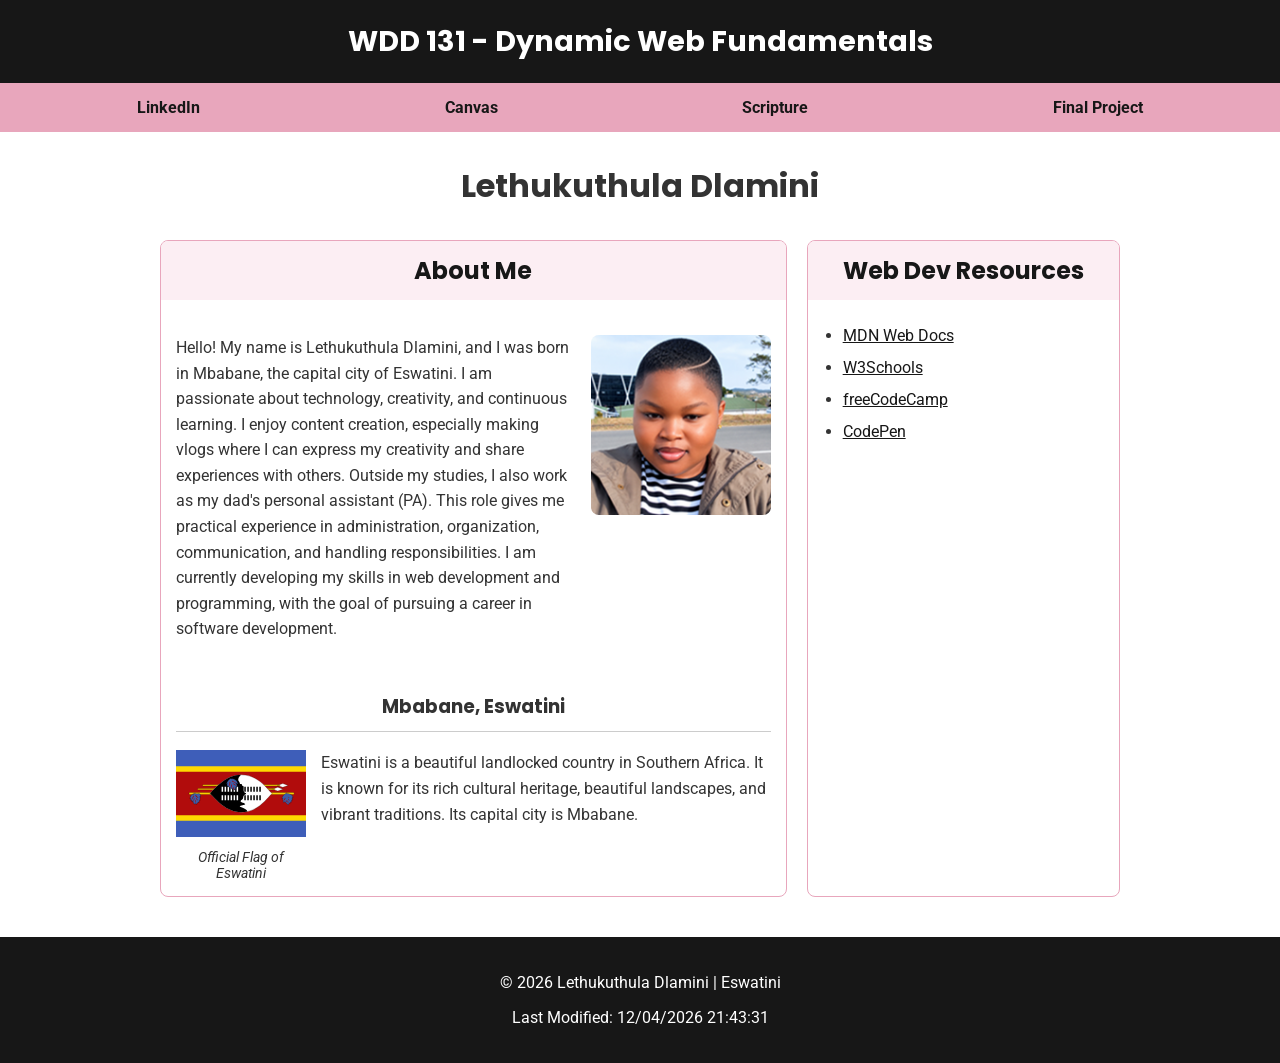
<file: index.html>
<!DOCTYPE html>
<html lang="en">

<head>
    <meta charset="UTF-8">
    <meta name="viewport" content="width=device-width, initial-scale=1.0">
    <meta name="description"
        content="WDD 131 personal homepage for Lethukuthula Dlamini, featuring personal information, Eswatini, and web development resources.">
    <meta name="author" content="Lethukuthula Dlamini">
    <title>WDD 131 - Dynamic Web Fundamentals - Lethukuthula Dlamini</title>
    <link rel="preconnect" href="https://fonts.googleapis.com">
    <link rel="preconnect" href="https://fonts.gstatic.com" crossorigin>
    <link
        href="https://fonts.googleapis.com/css2?family=Poppins:wght@400;500;600;700&family=Roboto:wght@400;500&display=swap"
        rel="stylesheet">
    <link rel="stylesheet" href="styles/base.css">
    <script src="scripts/getdates.js" defer></script>
</head>

<body>
    <header>
        <div class="course-banner">
            <span id="course-title">WDD 131 - Dynamic Web Fundamentals</span>
        </div>

        <nav>
            <a href="https://www.linkedin.com/">LinkedIn</a>
            <a href="https://byupw.instructure.com/">Canvas</a>
            <a href="https://www.churchofjesuschrist.org/study/scriptures">Scripture</a>
            <a href="#">Final Project</a>
        </nav>
    </header>

    <main>
        <h1 class="page-title">Lethukuthula Dlamini</h1>

        <div class="content-grid">

            <section class="card about-me">
                <h2>About Me</h2>

                <div class="about-content">
                    <div class="about-text">
                        <p>
                            Hello! My name is Lethukuthula Dlamini, and I was
                            born in Mbabane, the capital city of Eswatini.
                            I am passionate about technology, creativity,
                            and continuous learning. I enjoy content creation,
                            especially making vlogs where I can express my
                            creativity and share experiences with others.
                            Outside my studies, I also work as my dad's
                            personal assistant (PA). This role gives me
                            practical experience in administration,
                            organization, communication, and handling
                            responsibilities. I am currently developing
                            my skills in web development and programming,
                            with the goal of pursuing a career in software
                            development.
                        </p>

                    </div>

                    <img src="images/profile.png" alt="Photo of Lethukuthula Dlamini">
                </div>

                <div class="country-section">
                    <h3>Mbabane, Eswatini</h3>

                    <div class="country-content">
                        <figure>
                            <img src="images/eswatini-flag.svg" alt="Official flag of Eswatini">
                            <figcaption>Official Flag of Eswatini</figcaption>
                        </figure>

                        <p>
                            Eswatini is a beautiful landlocked country in Southern Africa.
                            It is known for its rich cultural heritage, beautiful landscapes,
                            and vibrant traditions. Its capital city is Mbabane.
                        </p>
                    </div>
                </div>
            </section>


            <section class="card web-resources">
                <h2>Web Dev Resources</h2>

                <ul>
                    <li><a href="https://developer.mozilla.org/">
                            MDN Web Docs</a></li>
                    <li><a href="https://www.w3schools.com/">
                            W3Schools</a></li>
                    <li><a href="https://www.freecodecamp.org/">
                            freeCodeCamp</a></li>
                    <li><a href="https://codepen.io/">
                            CodePen</a></li>
                </ul>
            </section>

        </div>
    </main>

    <footer>
        <p>
            &copy; <span id="currentyear"></span>
            Lethukuthula Dlamini | Eswatini
        </p>

        <p id="lastModified"></p>
    </footer>
</body>

</html>
</file>
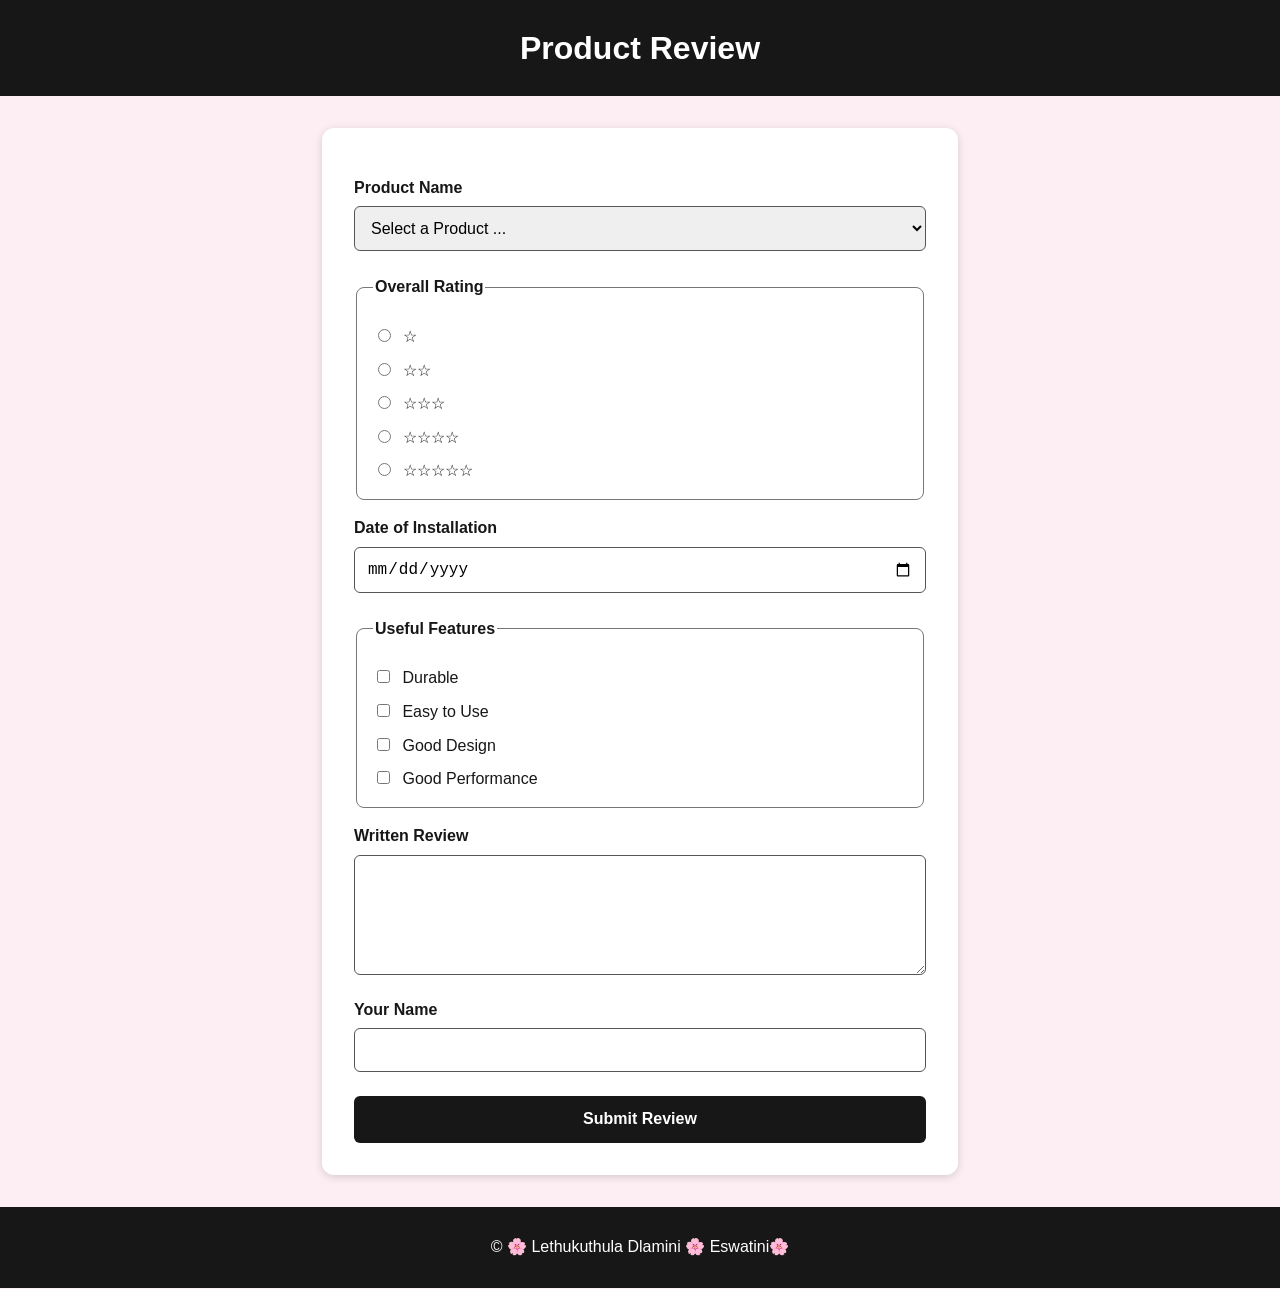
<file: form.html>
<!DOCTYPE html>
<html lang="en">

<head>
    <meta charset="UTF-8">
    <meta name="viewport" content="width=device-width, initial-scale=1.0">

    <meta name="description"
        content="Submit a product review by selecting a product, giving a rating, and sharing your experience with useful features and comments.">
    <meta name="author" content="Lethukuthula Dlamini">

    <title>Product Review Form | WDD131</title>

    <link rel="stylesheet" href="styles/form.css">
    <script src="scripts/form.js" defer></script>
</head>

<body>
    <header>
        <h1>Product Review</h1>
    </header>

    <main>
        <form method="get" action="review.html">

            <label for="product">Product Name</label>
            <select id="product" name="product" required>
                <option value="" disabled selected>Select a Product ...</option>
            </select>

            <fieldset>
                <legend>Overall Rating</legend>

                <label for="rating1">
                    <input type="radio" id="rating1" name="rating" value="1" required>
                    ☆
                </label>

                <label for="rating2">
                    <input type="radio" id="rating2" name="rating" value="2" required>
                    ☆☆
                </label>

                <label for="rating3">
                    <input type="radio" id="rating3" name="rating" value="3" required>
                    ☆☆☆
                </label>

                <label for="rating4">
                    <input type="radio" id="rating4" name="rating" value="4" required>
                    ☆☆☆☆
                </label>

                <label for="rating5">
                    <input type="radio" id="rating5" name="rating" value="5" required>
                    ☆☆☆☆☆
                </label>
            </fieldset>

            <label for="installDate">Date of Installation</label>
            <input type="date" id="installDate" name="installDate" required>

            <fieldset>
                <legend>Useful Features</legend>

                <label for="durable">
                    <input type="checkbox" id="durable" name="features" value="durable">
                    Durable
                </label>

                <label for="easy">
                    <input type="checkbox" id="easy" name="features" value="easy">
                    Easy to Use
                </label>

                <label for="design">
                    <input type="checkbox" id="design" name="features" value="design">
                    Good Design
                </label>

                <label for="performance">
                    <input type="checkbox" id="performance" name="features" value="performance">
                    Good Performance
                </label>
            </fieldset>

            <label for="review">Written Review</label>
            <textarea id="review" name="review"></textarea>

            <label for="username">Your Name</label>
            <input type="text" id="username" name="username">

            <input type="submit" value="Submit Review">

        </form>
    </main>

    <footer>
        <p>&copy; <span id="currentyear"></span> 🌸 Lethukuthula Dlamini 🌸 Eswatini🌸</p>
        <p id="lastModified"></p>
    </footer>
</body>

</html>
</file>
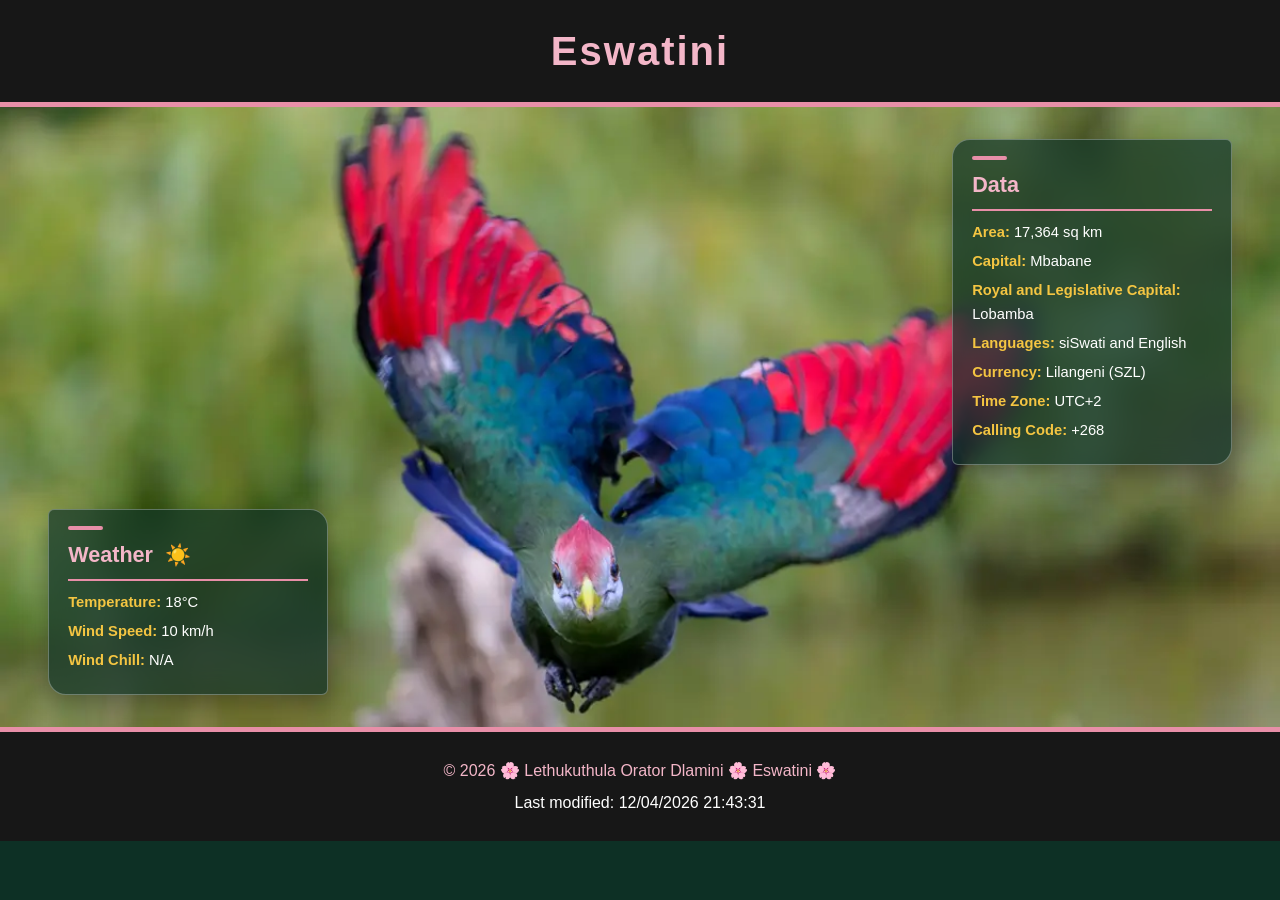
<file: place.html>
<!DOCTYPE html>
<html lang="en">

<head>
    <meta charset="UTF-8">
    <meta name="viewport" content="width=device-width, initial-scale=1.0">
    <meta name="description" content="Discover Eswatini, a beautiful country in Southern Africa.">
    <meta name="author" content="Lethukuthula Orator Dlamini">
    <title>Eswatini | Country Page</title>

    <link rel="stylesheet" href="css/place.css">
    <script src="scripts/place.js" defer></script>
</head>

<body>

    <header>
        <h1>Eswatini</h1>
    </header>

    <main>

        <section class="hero">
            <picture>
                <source media="(min-width: 700px)" srcset="images/eswatini-large.webp">
                <img src="images/eswatini-small.webp" alt="Purple-crested Turaco, Eswatini National Bird">
            </picture>
        </section>

        <section class="info">

            <div class="data">
                <h2>Data</h2>

                <p><strong>Area:</strong> 17,364 sq km</p>
                <p><strong>Capital:</strong> Mbabane</p>
                <p><strong>Royal and Legislative Capital:</strong> Lobamba</p>
                <p><strong>Languages:</strong> siSwati and English</p>
                <p><strong>Currency:</strong> Lilangeni (SZL)</p>
                <p><strong>Time Zone:</strong> UTC+2</p>
                <p><strong>Calling Code:</strong> +268</p>
            </div>

            <div class="weather">
                <h2>Weather</h2>

                <div class="weather-icon">
                    <img src="images/weather.svg" alt="Partly cloudy weather">
                </div>

                <p><strong>Temperature:</strong> 18°C</p>
                <p><strong>Wind Speed:</strong> 10 km/h</p>
                <p><strong>Wind Chill:</strong>
                    <span id="wind-chill"></span>
                </p>
            </div>

        </section>

    </main>

    <footer>
        <p>
            &copy; <span id="current-year"></span>
            🌸 Lethukuthula Orator Dlamini 🌸 Eswatini 🌸
        </p>

        <p>
            Last modified:
            <span id="last-modified"></span>
        </p>
    </footer>

</body>

</html>
</file>
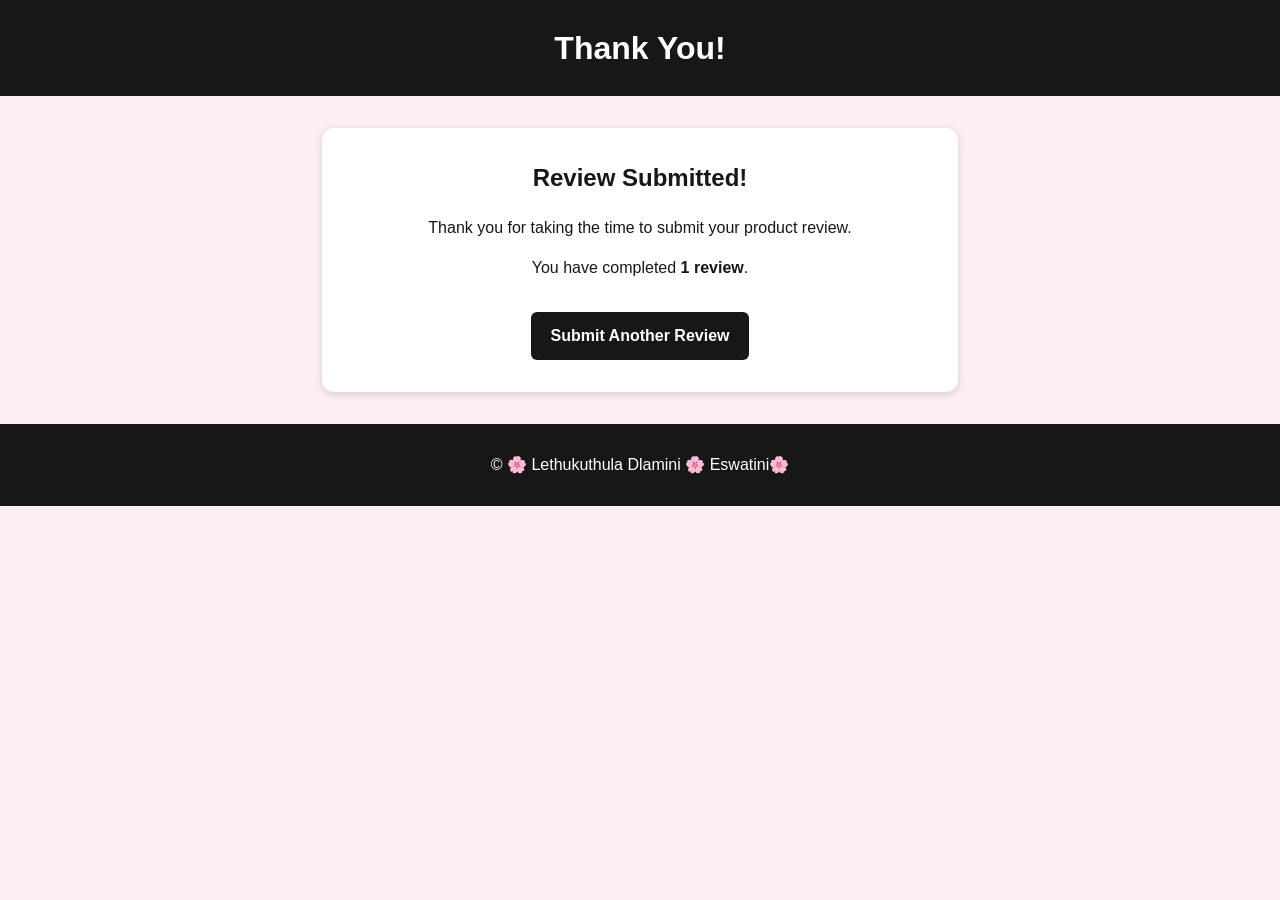
<file: review.html>
<!DOCTYPE html>
<html lang="en">

<head>
    <meta charset="UTF-8">
    <meta name="viewport" content="width=device-width, initial-scale=1.0">

    <meta name="description" content="Product review confirmation page.">
    <meta name="author" content="Lethukuthula Dlamini">

    <title>Review Submitted</title>

    <link rel="stylesheet" href="styles/form.css">
    <script src="scripts/review.js" defer></script>
</head>

<body>
    <header>
        <h1>Thank You!</h1>
    </header>
    <main>
        <section class="confirmation">
            <h2>Review Submitted!</h2>

            <p>Thank you for taking the time to submit your product review.</p>

            <p>You have completed <strong><span id="reviewCounter">0</span> <span
                        id="reviewWord">reviews</span></strong>.</p>

            <a href="form.html">Submit Another Review</a>
        </section>
    </main>

    <footer>
        <p>&copy; <span id="currentyear"></span> 🌸 Lethukuthula Dlamini 🌸 Eswatini🌸</p>
        <p id="lastModified"></p>
    </footer>
</body>

</html>
</file>
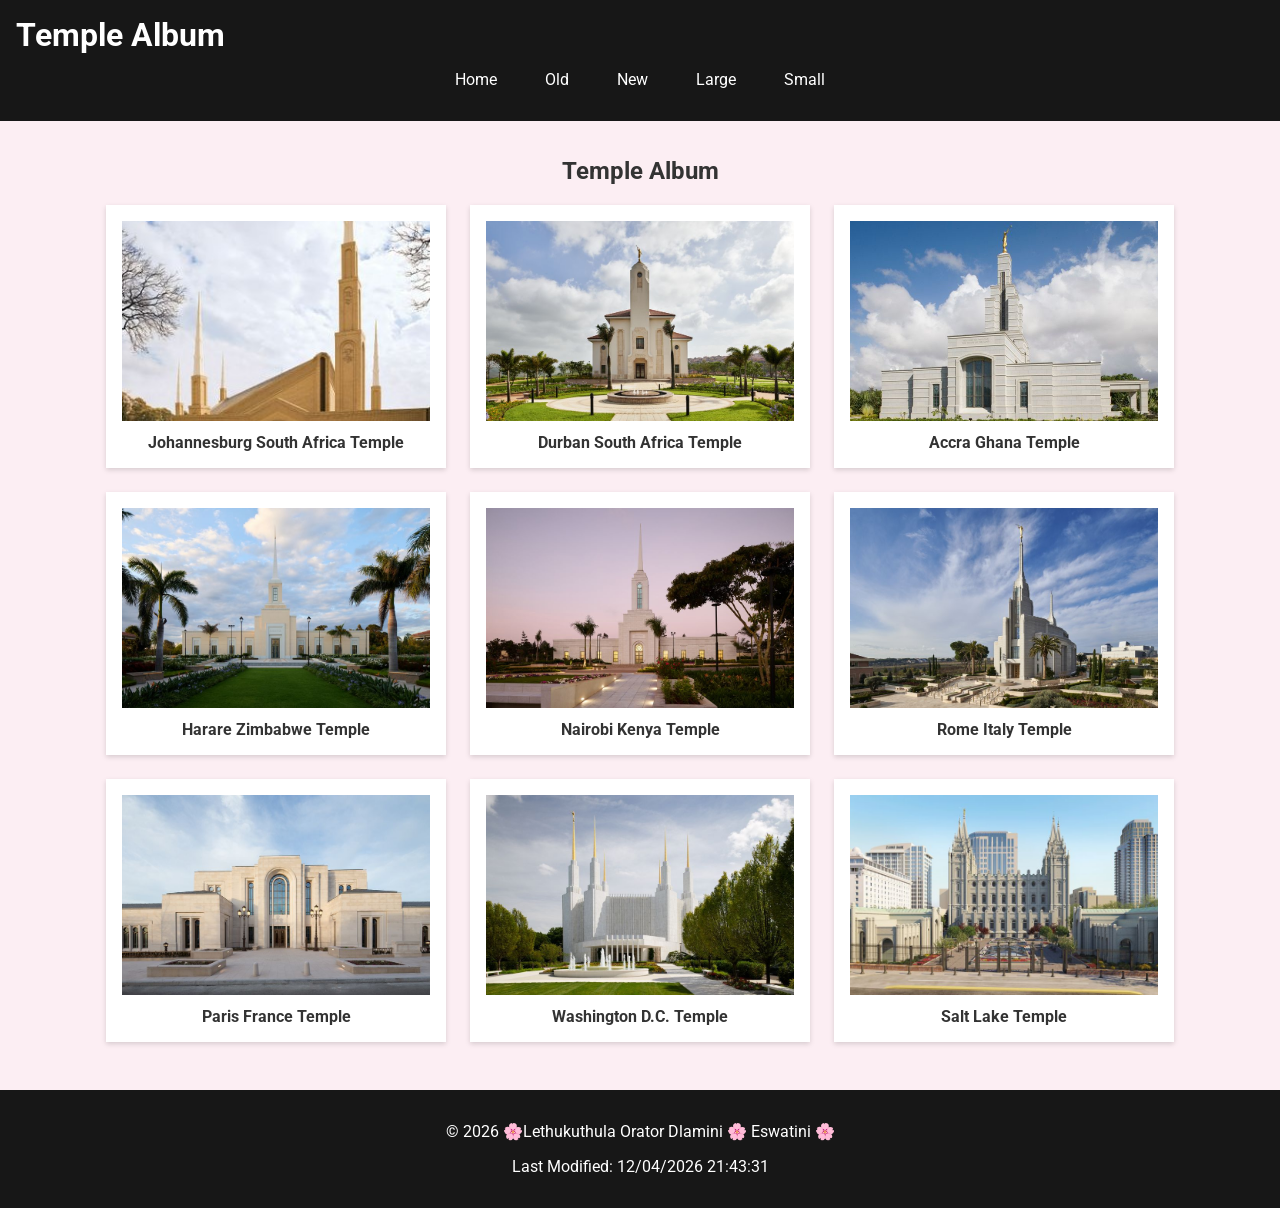
<file: temples.html>
<!DOCTYPE html>
<html lang="en">

<head>
    <meta charset="UTF-8">
    <meta name="viewport" content="width=device-width, initial-scale=1.0">
    <meta name="description" content="A collection of beautiful temples around the world.">
    <meta name="author" content="Lethukuthula Dlamini">
    <title>Temple Album | WDD131</title>

    <link rel="preconnect" href="https://fonts.googleapis.com">
    <link rel="preconnect" href="https://fonts.gstatic.com" crossorigin>
    <link
        href="https://fonts.googleapis.com/css2?family=Playfair+Display:wght@700&family=Roboto:wght@400;700&display=swap"
        rel="stylesheet">

    <link rel="stylesheet" href="styles/temples.css">
    <link rel="stylesheet" href="styles/temples-large.css">


    <script src="scripts/temples.js" defer></script>
</head>

<body>

    <header>
        <div class="header-content">
            <h1>Temple Album</h1>

            <button id="menu-button" aria-label="Open navigation menu" aria-expanded="false">
                ☰
            </button>
        </div>

        <nav id="nav-menu">
            <a href="temples.html">Home</a>
            <a href="#old">Old</a>
            <a href="#new">New</a>
            <a href="#large">Large</a>
            <a href="#small">Small</a>
        </nav>

    </header>

    <main>
        <h2>Temple Album</h2>

        <div class="temple-grid">

            <figure>
                <img src="images/johannesburg.jpeg" alt="Johannesburg South Africa Temple">
                <figcaption>Johannesburg South Africa Temple</figcaption>
            </figure>

            <figure>
                <img src="images/durban.jpeg" alt="Durban South Africa Temple">
                <figcaption>Durban South Africa Temple</figcaption>
            </figure>

            <figure>
                <img src="images/accra_ghana_temple.jpeg" alt="Accra Ghana Temple">
                <figcaption>Accra Ghana Temple</figcaption>
            </figure>

            <figure>
                <img src="images/harare_zimbabwe_temple.jpeg" alt="Harare Zimbabwe Temple">
                <figcaption>Harare Zimbabwe Temple</figcaption>
            </figure>

            <figure>
                <img src="images/nairobi-kenya-temple.jpeg" alt="Nairobi Kenya Temple">
                <figcaption>Nairobi Kenya Temple</figcaption>
            </figure>

            <figure>
                <img src="images/rome-temple.jpeg" alt="Rome Italy Temple">
                <figcaption>Rome Italy Temple</figcaption>
            </figure>

            <figure>
                <img src="images/paris-temple.jpeg" alt="Paris France Temple">
                <figcaption>Paris France Temple</figcaption>
            </figure>

            <figure>
                <img src="images/washington-temple.jpeg" alt="Washington D.C. Temple">
                <figcaption>Washington D.C. Temple</figcaption>
            </figure>

            <figure>
                <img src="images/salt-lake-temple.jpeg" alt="Salt Lake Temple">
                <figcaption>Salt Lake Temple</figcaption>
            </figure>

        </div>
    </main>

    <footer>

        <p>&copy; <span id="currentyear"></span> 🌸Lethukuthula Orator Dlamini 🌸 Eswatini 🌸</p>
        <p>Last Modified: <span id="lastModified"></span></p>
    </footer>



</body>

</html>
</file>
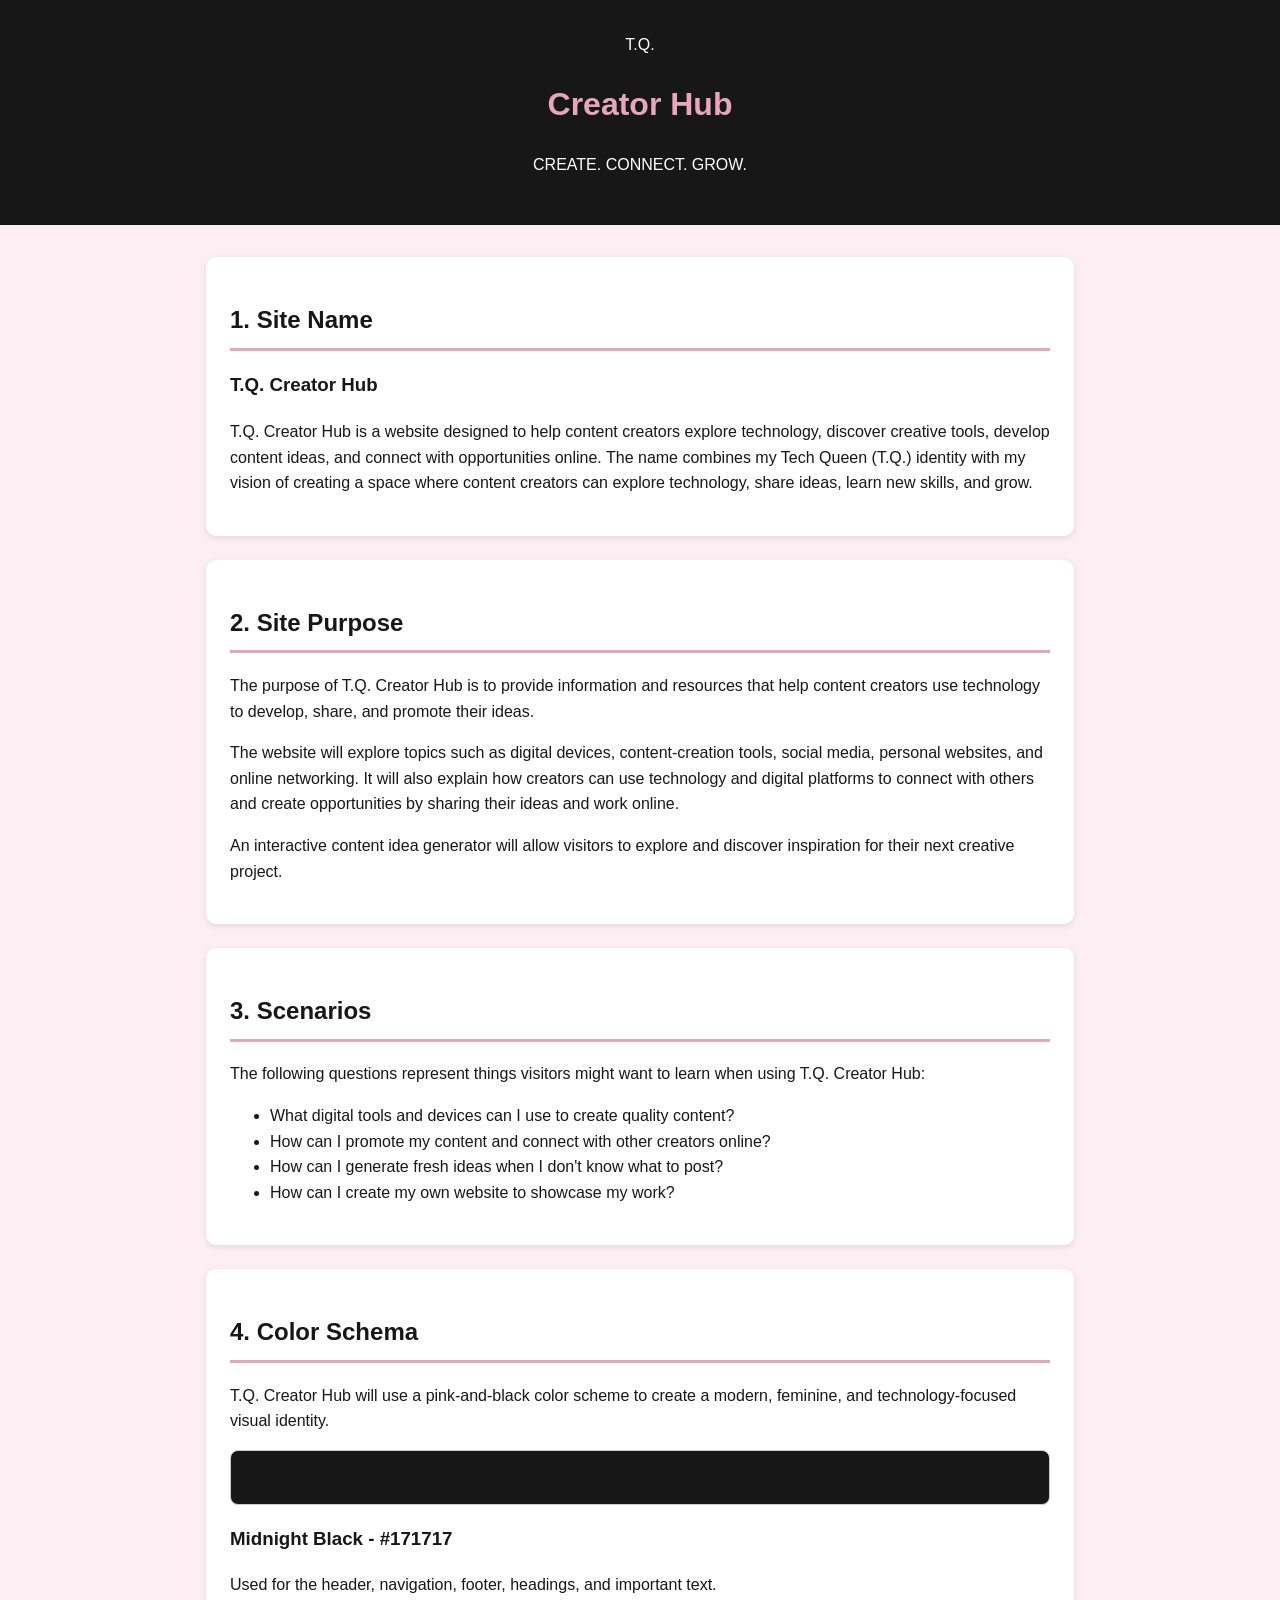
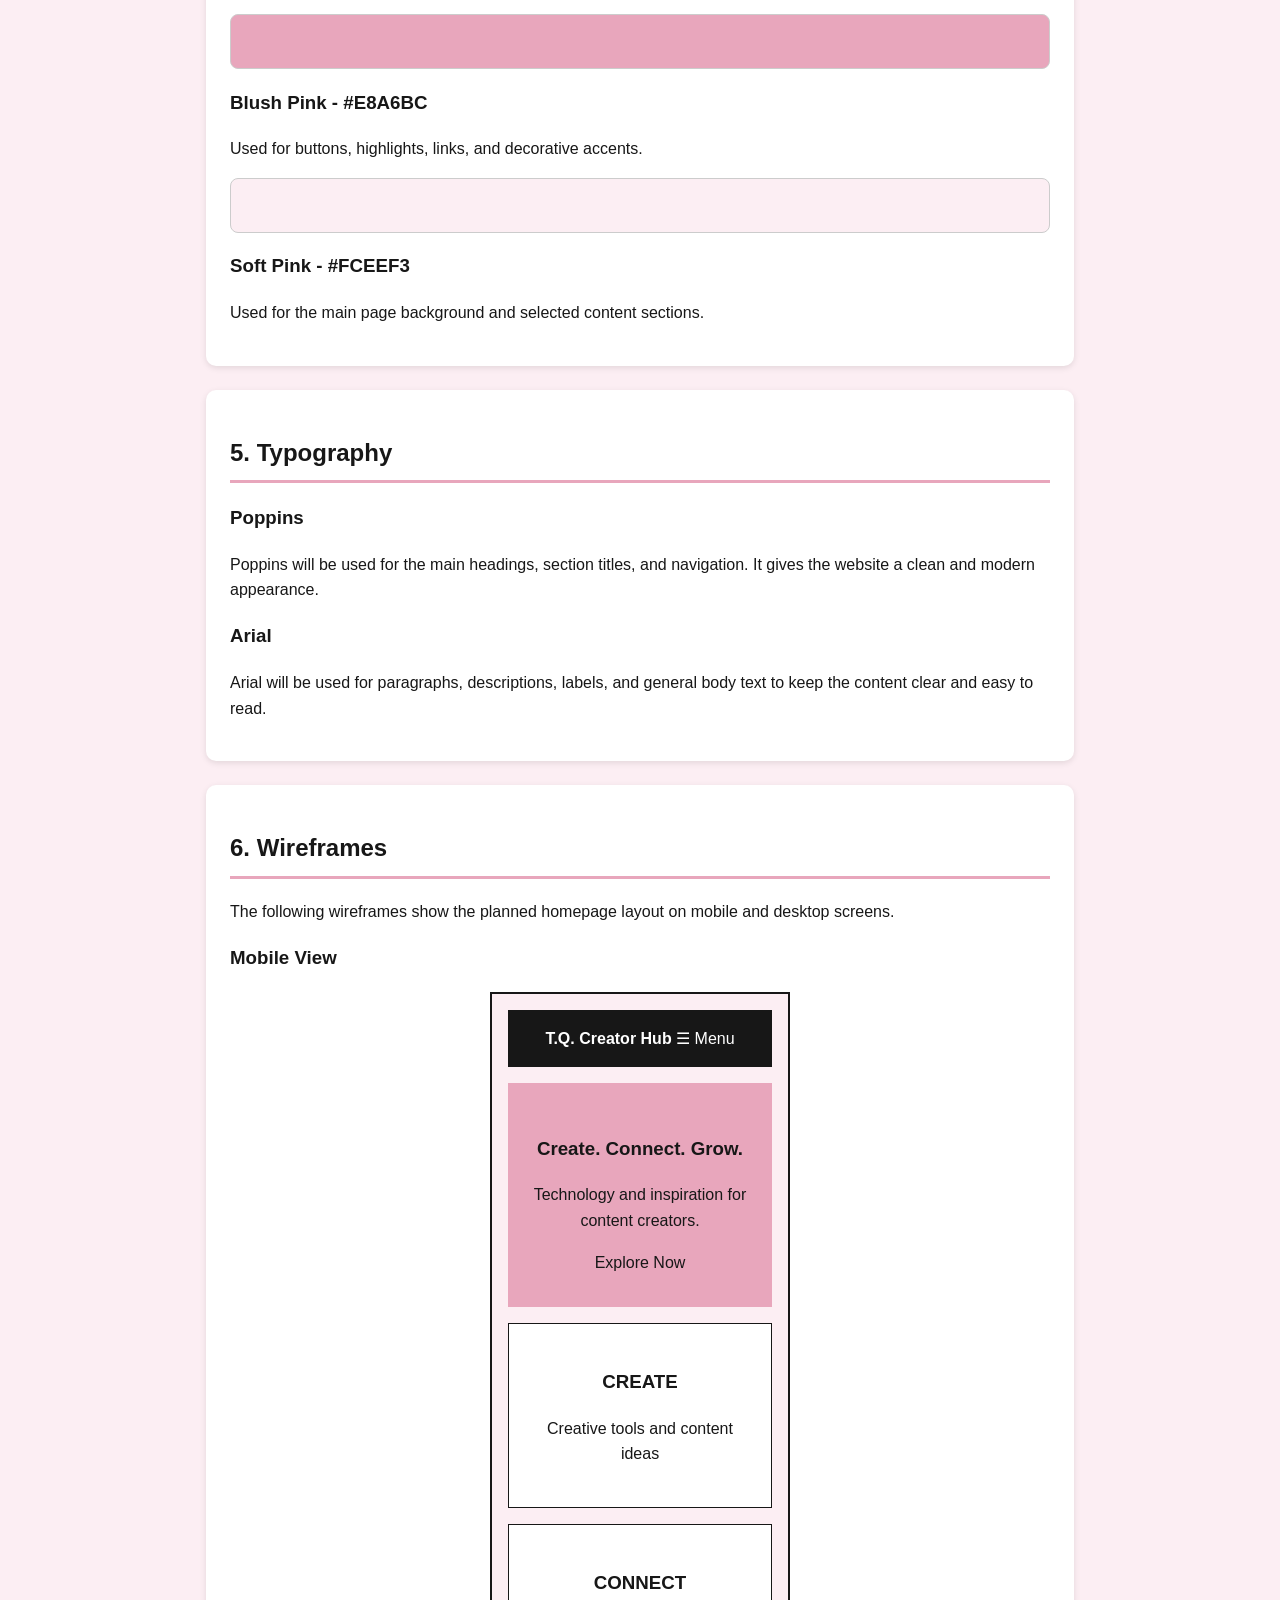
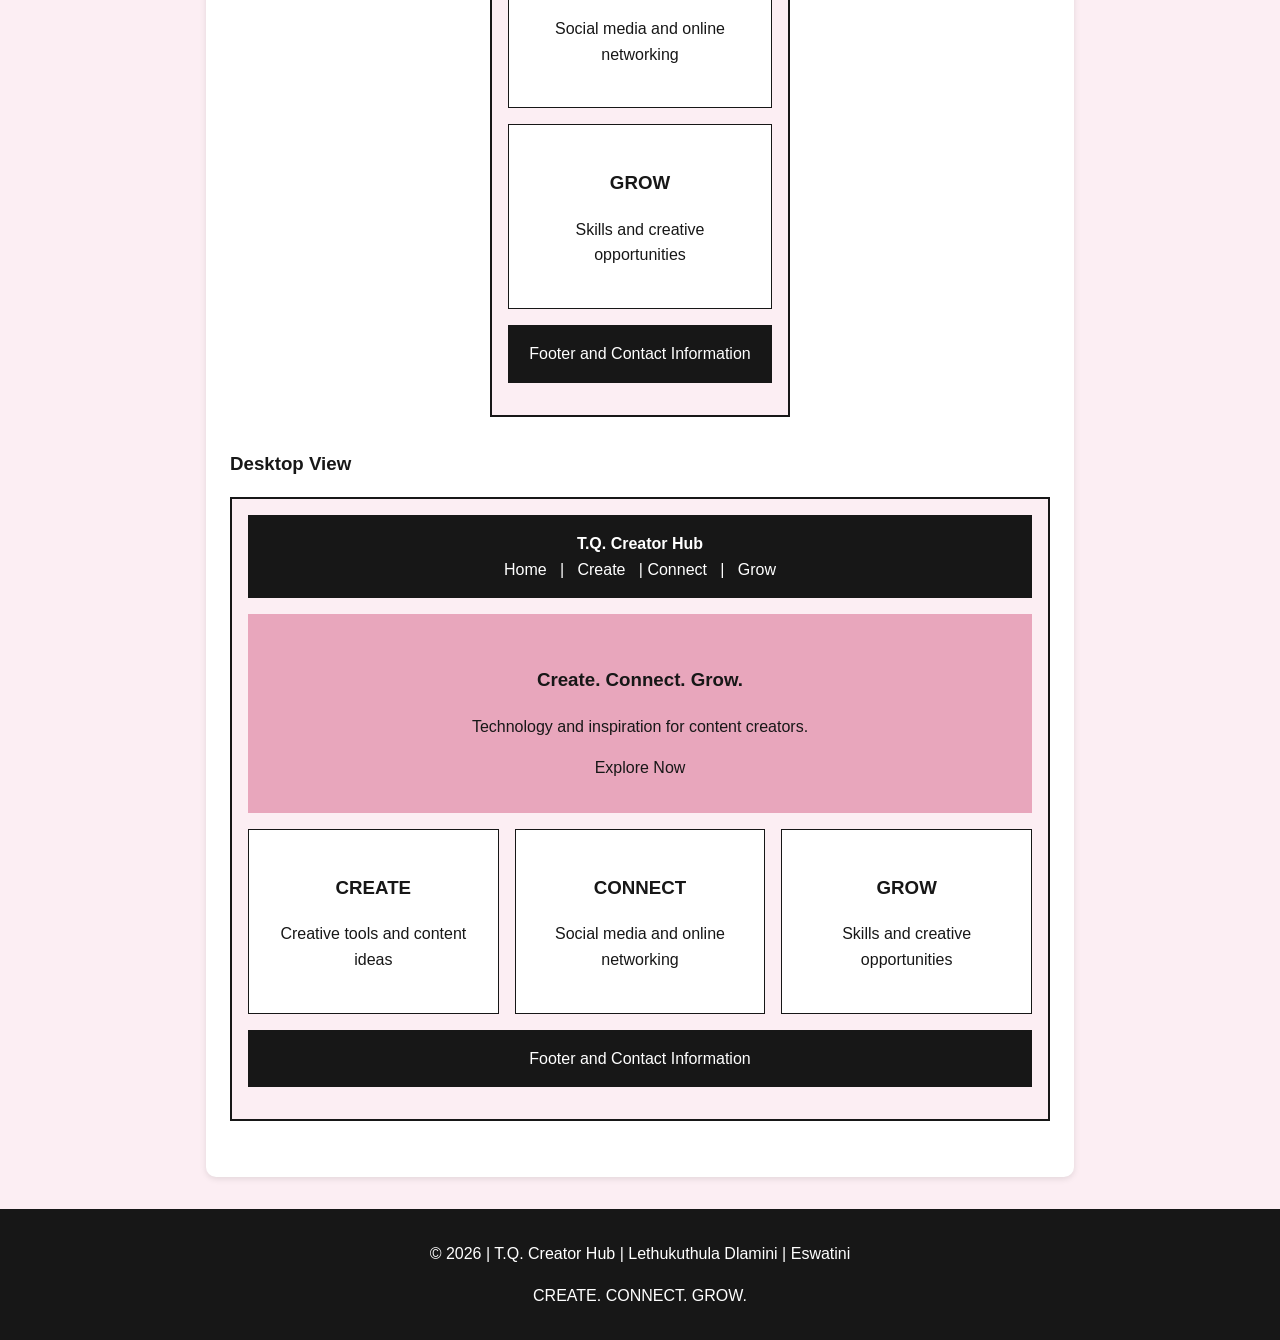
<file: PROJECT/siteplan.html>
<!DOCTYPE html>
<html lang="en">

<head>
    <meta charset="UTF-8">
    <meta name="viewport" content="width=device-width, initial-scale=1.0">
    <meta name="description"
        content="T.Q. Creator Hub website plan explaining its purpose, audience, colors, typography and wireframes for a technology and content creation website.">
    <meta name="author" content="Lethukuthula Dlamini">
    <title>T.Q. Creator Hub | Website Plan</title>

    <link rel="preconnect" href="https://fonts.googleapis.com">
    <link rel="preconnect" href="https://fonts.gstatic.com" crossorigin>
    <link href="https://fonts.googleapis.com/css2?family=Poppins:wght@400;500;600;700&display=swap" rel="stylesheet">

    <link rel="stylesheet" href="../styles/siteplan.css">
</head>

<body>
    <header>
        <div class="logo">
            <span>T.Q.</span>
            <h1>Creator Hub</h1>
        </div>

        <p class="tagline">CREATE. CONNECT. GROW.</p>
    </header>

    <main>
        <section>
            <h2>1. Site Name</h2>

            <h3>T.Q. Creator Hub</h3>

            <p>
                T.Q. Creator Hub is a website designed to help content
                creators explore technology, discover creative tools,
                develop content ideas, and connect with opportunities online.
                The name combines my
                Tech Queen (T.Q.) identity with my vision of creating a space
                where content creators can explore technology, share ideas,
                learn new skills, and grow.
            </p>
        </section>

        <section>
            <h2>2. Site Purpose</h2>

            <p>
                The purpose of T.Q. Creator Hub is to provide information
                and resources that help content creators use technology
                to develop, share, and promote their ideas.
            </p>

            <p>
                The website will explore topics such as digital devices,
                content-creation tools, social media, personal websites,
                and online networking. It will also explain how creators
                can use technology and digital platforms to connect with
                others and create opportunities by sharing their ideas
                and work online.
            </p>

            <p>
                An interactive content idea generator will allow visitors
                to explore and discover inspiration for their next
                creative project.
            </p>
        </section>

        <section>
            <h2>3. Scenarios</h2>

            <p>
                The following questions represent things visitors might
                want to learn when using T.Q. Creator Hub:
            </p>

            <ul>
                <li>
                    What digital tools and devices can I use to create
                    quality content?
                </li>

                <li>
                    How can I promote my content and connect with other
                    creators online?
                </li>

                <li>
                    How can I generate fresh ideas when I don't know
                    what to post?
                </li>

                <li>
                    How can I create my own website to showcase my work?
                </li>
            </ul>
        </section>

        <section>
            <h2>4. Color Schema</h2>

            <p>
                T.Q. Creator Hub will use a pink-and-black color scheme
                to create a modern, feminine, and technology-focused
                visual identity.
            </p>

            <div class="color-item">
                <div class="swatch black"></div>

                <div>
                    <h3>Midnight Black - #171717</h3>
                    <p>
                        Used for the header, navigation, footer,
                        headings, and important text.
                    </p>
                </div>
            </div>

            <div class="color-item">
                <div class="swatch blush"></div>

                <div>
                    <h3>Blush Pink - #E8A6BC</h3>
                    <p>
                        Used for buttons, highlights, links,
                        and decorative accents.
                    </p>
                </div>
            </div>

            <div class="color-item">
                <div class="swatch soft-pink"></div>

                <div>
                    <h3>Soft Pink - #FCEEF3</h3>
                    <p>
                        Used for the main page background and
                        selected content sections.
                    </p>
                </div>
            </div>
        </section>

        <section>
            <h2>5. Typography</h2>

            <div class="font-example">
                <h3 class="poppins-example">Poppins</h3>
                <p>
                    Poppins will be used for the main headings,
                    section titles, and navigation. It gives the
                    website a clean and modern appearance.
                </p>
            </div>

            <div class="font-example">
                <h3 class="arial-example">Arial</h3>
                <p>
                    Arial will be used for paragraphs, descriptions,
                    labels, and general body text to keep the content
                    clear and easy to read.
                </p>
            </div>
        </section>

        <section>
            <h2>6. Wireframes</h2>

            <p>
                The following wireframes show the planned homepage
                layout on mobile and desktop screens.
            </p>

            <h3>Mobile View</h3>

            <div class="wireframe mobile">
                <div class="wf-header">
                    <strong>T.Q. Creator Hub</strong>
                    <span>☰ Menu</span>
                </div>

                <div class="wf-hero">
                    <h3>Create. Connect. Grow.</h3>
                    <p>
                        Technology and inspiration for content creators.
                    </p>
                    <div class="wf-button">Explore Now</div>
                </div>

                <div class="wf-content">
                    <h3>CREATE</h3>
                    <p>Creative tools and content ideas</p>
                </div>

                <div class="wf-content">
                    <h3>CONNECT</h3>
                    <p>Social media and online networking</p>
                </div>

                <div class="wf-content">
                    <h3>GROW</h3>
                    <p>Skills and creative opportunities</p>
                </div>

                <div class="wf-footer">
                    Footer and Contact Information
                </div>
            </div>

            <h3>Desktop View</h3>

            <div class="wireframe desktop">
                <div class="wf-header">
                    <strong>T.Q. Creator Hub</strong>

                    <nav>
                        Home &nbsp; | &nbsp; Create &nbsp; |
                        Connect &nbsp; | &nbsp; Grow
                    </nav>
                </div>

                <div class="wf-hero">
                    <h3>Create. Connect. Grow.</h3>
                    <p>
                        Technology and inspiration for content creators.
                    </p>
                    <div class="wf-button">Explore Now</div>
                </div>

                <div class="wf-columns">
                    <div class="wf-content">
                        <h3>CREATE</h3>
                        <p>Creative tools and content ideas</p>
                    </div>

                    <div class="wf-content">
                        <h3>CONNECT</h3>
                        <p>Social media and online networking</p>
                    </div>

                    <div class="wf-content">
                        <h3>GROW</h3>
                        <p>Skills and creative opportunities</p>
                    </div>
                </div>

                <div class="wf-footer">
                    Footer and Contact Information
                </div>
            </div>
        </section>
    </main>

    <footer>
        <p>
            &copy; 2026 | T.Q. Creator Hub |
            Lethukuthula Dlamini | Eswatini
        </p>
        <p>CREATE. CONNECT. GROW.</p>
    </footer>
</body>

</html>
</file>
<file: styles/base.css>
/* Color scheme */
:root {
    --primary-color: #171717;
    --secondary-color: #e8a6bc;
    --accent-color: #fceef3;
    --background-color: #ffffff;
    --text-color: #333333;
}

/* General page styling */
* {
    box-sizing: border-box;
}

body {
    margin: 0;
    font-family: 'Roboto', sans-serif;
    background-color: var(--background-color);
    color: var(--text-color);
}

h1,
h2,
h3,
#course-title {
    font-family: 'Poppins', sans-serif;
}

/* Header */
header {
    width: 100%;
}

/* Course banner */
.course-banner {
    background-color: var(--primary-color);
    color: white;
    text-align: center;
    padding: 20px;
}

.course-banner #course-title {
    display: block;
    font-size: 1.8rem;
    font-weight: bold;
}

/* Navigation */
nav {
    display: flex;
    justify-content: space-around;
    background-color: var(--secondary-color);
    padding: 15px;
}

nav a {
    color: var(--primary-color);
    text-decoration: none;
    font-weight: bold;
}

nav a:hover {
    text-decoration: underline;
}

/* Main content */
main {
    max-width: 1000px;
    margin: 30px auto;
    padding: 0 20px;
}

.page-title {
    text-align: center;
    margin-bottom: 30px;
}

/* Content cards */
.card {
    border: 1px solid var(--secondary-color);
    border-radius: 8px;
    overflow: hidden;
    background-color: white;
    min-height: 350px;
}


.card h2 {
    background-color: var(--accent-color);
    color: var(--primary-color);
    padding: 12px;
    text-align: center;
    margin-top: 0;
}

.card p {
    padding: 0 15px;
    line-height: 1.6;
}

.content-grid {
    display: grid;
    grid-template-columns: 2fr 1fr;
    gap: 20px;
    align-items: stretch;
}



/* About Me layout */
.about-content {
    display: grid;
    grid-template-columns: 1fr 180px;
    gap: 20px;
    align-items: start;
    padding: 15px;
}

.about-text p {
    line-height: 1.6;
    margin-top: 0;
    padding: 0;
}

.about-content img {
    width: 100%;
    height: auto;
    border-radius: 8px;
    object-fit: cover;
}

.web-resources ul {
    line-height: 2;
    padding-left: 35px;
}

.web-resources a {
    color: var(--primary-color);
}

/* Footer */
footer {
    background-color: var(--primary-color);
    color: white;
    text-align: center;
    padding: 20px;
    margin-top: 40px;
}

/* Country section */
.country-section {
    padding: 0 15px 15px;
}

.country-section h3 {
    text-align: center;
    border-bottom: 1px solid #cccccc;
    padding-bottom: 10px;
}

.country-content {
    display: grid;
    grid-template-columns: 130px 1fr;
    gap: 15px;
    align-items: start;
}

.country-content figure {
    margin: 0;
    text-align: center;
}

.country-content img {
    width: 100%;
    height: auto;
}

.country-content figcaption {
    font-size: 0.85rem;
    font-style: italic;
    margin-top: 8px;
}

.country-content p {
    margin: 0;
    padding: 0;
    line-height: 1.6;
}

/* Responsive layout */
@media (max-width: 600px) {
    nav {
        flex-direction: column;
        align-items: center;
        gap: 15px;
    }

    .content-grid {
        grid-template-columns: 1fr;
    }

    .course-banner #course-title {
        font-size: 1.3rem;
    }

    .about-content {
        grid-template-columns: 1fr;
    }

    .about-content img {
        max-width: 180px;
        margin: 0 auto;
    }

    .country-content {
        grid-template-columns: 1fr;
    }

    .country-content figure {
        max-width: 150px;
        margin: 0 auto;
    }
}
</file>
<file: styles/form.css>
/* =========================
   General Page Styles
   ========================= */

* {
    box-sizing: border-box;
}

body {
    font-family: Arial, sans-serif;
    margin: 0;
    background-color: #fceef3;
    color: #171717;
    line-height: 1.5;
}

header {
    background-color: #171717;
    color: #ffffff;
    text-align: center;
    padding: 1.5rem;
}

header h1 {
    margin: 0;
}

main {
    max-width: 700px;
    margin: 2rem auto;
    padding: 0 1rem;
}


/* =========================
   Form
   ========================= */

form {
    background-color: #ffffff;
    padding: 1.5rem;
    border-radius: 12px;
    box-shadow: 0 2px 8px rgba(0, 0, 0, 0.15);
}

label,
legend {
    font-weight: bold;
}

label {
    display: block;
    margin-top: 1rem;
}

select,
input[type="date"],
input[type="text"],
textarea {
    width: 100%;
    padding: 0.75rem;
    margin-top: 0.4rem;
    border: 1px solid #555555;
    border-radius: 6px;
    font-size: 1rem;
}


/* =========================
   Fieldsets
   ========================= */

fieldset {
    margin-top: 1.5rem;
    padding: 1rem;
    border: 1px solid #777777;
    border-radius: 8px;
}

fieldset label {
    font-weight: normal;
    margin-top: 0.6rem;
}


/* =========================
   Radio Buttons & Checkboxes
   ========================= */

input[type="radio"],
input[type="checkbox"] {
    margin-right: 0.5rem;
}


/* =========================
   Review Box
   ========================= */

textarea {
    min-height: 120px;
    resize: vertical;
}


/* =========================
   Submit Button
   ========================= */

input[type="submit"] {
    display: block;
    width: 100%;
    margin-top: 1.5rem;
    padding: 0.9rem;
    border: none;
    border-radius: 6px;
    background-color: #171717;
    color: #ffffff;
    font-size: 1rem;
    font-weight: bold;
    cursor: pointer;
}

input[type="submit"]:hover {
    background-color: #444444;
}


/* =========================
   Footer
   ========================= */

footer {
    text-align: center;
    padding: 1.5rem;
    margin-top: 2rem;
    background-color: #171717;
    color: #ffffff;
}

footer p {
    margin: 0.3rem;
}


/* =========================
   Larger Screens
   ========================= */

@media (min-width: 600px) {

    main {
        padding: 0 2rem;
    }

    form {
        padding: 2rem;
    }
}

.confirmation {
    background-color: #ffffff;
    padding: 2rem;
    text-align: center;
    border-radius: 12px;
    box-shadow: 0 2px 8px rgba(0, 0, 0, 0.15);
}

.confirmation h2 {
    margin-top: 0;
}

.confirmation a {
    display: inline-block;
    margin-top: 1rem;
    padding: 0.75rem 1.25rem;
    background-color: #171717;
    color: #ffffff;
    text-decoration: none;
    border-radius: 6px;
    font-weight: bold;
}

.confirmation a:hover {
    background-color: #444444;
}
</file>
<file: css/place.css>
/* =====================================
   ESWATINI COUNTRY PAGE
   TECH QUEEN - EMERALD GLASS DESIGN
   ===================================== */


/* COLOUR PALETTE */

:root {
    --black: #171717;
    --emerald: #174936;
    --deep-green: #0d3025;
    --green: #2f684d;
    --pink: #e88fa8;
    --soft-pink: #f3b6c8;
    --gold: #f4c542;
    --cream: #fff8e7;
    --white: #ffffff;
}


/* =====================================
   GENERAL STYLES
   ===================================== */

* {
    box-sizing: border-box;
}

body {
    margin: 0;
    font-family: Arial, Helvetica, sans-serif;
    background-color: var(--deep-green);
    color: var(--black);
    line-height: 1.6;
}


/* =====================================
   HEADER
   ===================================== */

header {
    background-color: var(--black);
    color: var(--white);
    text-align: center;
    padding: 1.2rem;
    border-bottom: 5px solid var(--pink);
}

header h1 {
    margin: 0;
    color: var(--soft-pink);
    font-size: 2.5rem;
    letter-spacing: 2px;
}


/* =====================================
   MAIN IMAGE
   ===================================== */

main {
    position: relative;
    width: 100%;
}

.hero {
    width: 100%;
}

.hero picture {
    display: block;
}

.hero img {
    display: block;
    width: 100%;
    height: 620px;
    object-fit: cover;
    object-position: center 42%;
}


/* =====================================
   INFORMATION AREA
   ===================================== */

.info {
    position: absolute;
    inset: 0;
    width: 100%;
    height: 100%;
}


/* =====================================
   DATA CARD - TOP RIGHT
   ===================================== */

.data {
    position: absolute;
    top: 2rem;
    right: 3rem;

    width: 280px;

    background: rgba(13, 48, 37, 0.68);

    backdrop-filter: blur(12px);
    -webkit-backdrop-filter: blur(12px);

    color: var(--white);

    padding: 1rem 1.2rem;

    border: 1px solid rgba(255, 255, 255, 0.3);

    border-radius: 18px 6px 18px 6px;

    box-shadow: 0 8px 25px rgba(0, 0, 0, 0.3);
}


/* =====================================
   WEATHER CARD - BOTTOM LEFT
   ===================================== */

.weather {
    position: absolute;
    bottom: 2rem;
    left: 3rem;

    width: 280px;

    background: rgba(13, 48, 37, 0.68);

    backdrop-filter: blur(12px);
    -webkit-backdrop-filter: blur(12px);

    color: var(--white);

    padding: 1rem 1.2rem;

    border: 1px solid rgba(255, 255, 255, 0.3);

    border-radius: 6px 18px 6px 18px;

    box-shadow: 0 8px 25px rgba(0, 0, 0, 0.3);
}


/* =====================================
   DECORATIVE PINK ACCENTS
   ===================================== */

.data::before,
.weather::before {
    content: "";

    display: block;

    width: 35px;
    height: 4px;

    background-color: var(--pink);

    border-radius: 10px;

    margin-bottom: 0.5rem;
}


/* =====================================
   CARD HEADINGS
   ===================================== */

.data h2,
.weather h2 {
    color: var(--soft-pink);

    font-size: 1.35rem;

    margin: 0 0 0.6rem;

    padding-bottom: 0.4rem;

    border-bottom: 2px solid var(--pink);
}


/* =====================================
   CARD INFORMATION
   ===================================== */

.data p,
.weather p {
    color: var(--white);

    margin: 0.35rem 0;

    font-size: 0.92rem;
}


/* IMPORTANT INFORMATION */

strong {
    color: var(--gold);
}


/* =====================================
   WEATHER ICON
   ===================================== */

.weather-icon {
    display: none;
}


/* =====================================
   WEATHER PSEUDO-ELEMENT
   LARGE VIEW ONLY
   ===================================== */

.weather h2::after {
    content: " ☀️";

    font-size: 1.3rem;

    margin-left: 0.4rem;
}


/* =====================================
   FOOTER
   ===================================== */

footer {
    background-color: var(--black);

    color: var(--white);

    text-align: center;

    padding: 1.2rem;

    border-top: 5px solid var(--pink);
}

footer p {
    margin: 0.4rem;
}

footer p:first-child {
    color: var(--soft-pink);
}


/* =====================================
   MOBILE VIEW
   ===================================== */

@media screen and (max-width: 699px) {

    /* HEADER */

    header {
        padding: 1rem;
    }

    header h1 {
        font-size: 2rem;
    }


    /* IMAGE */

    .hero img {
        height: 330px;
        object-position: center;
    }


    /* INFORMATION AREA */

    .info {
        position: static;

        width: 92%;

        height: auto;

        margin: 1rem auto;

        display: grid;

        grid-template-columns: 1fr;

        gap: 1rem;
    }


    /* MOBILE CARDS */

    .data,
    .weather {
        position: static;

        width: 100%;

        padding: 1rem;

        border-radius: 15px;
    }


    /* WEATHER IMAGE */

    .weather-icon {
        display: block;

        text-align: center;

        margin: 0.5rem;
    }

    .weather-icon img {
        width: 65px;
        height: 65px;
    }


    /* HIDE PSEUDO-ELEMENT ICON ON MOBILE */

    .weather h2::after {
        content: none;
    }
}
</file>
<file: styles/temples.css>
/* General Styles */

* {
    box-sizing: border-box;
}

body {
    margin: 0;
    font-family: "Roboto", sans-serif;
    color: #333;
    background-color: #fceef3;
}

/* Header */

header {
    background-color: #171717;
    color: white;
    padding: 1rem;
}

.header-content {
    display: flex;
    justify-content: space-between;
    align-items: center;
}

h1 {
    font-size: 1.5rem;
    margin: 0;
}

/* Hamburger Button */

#menu-button {
    background: none;
    border: none;
    color: white;
    font-size: 2rem;
    cursor: pointer;
}

/* Navigation */

nav {
    display: none;
    flex-direction: column;
    text-align: center;
}

nav.open {
    display: flex;
}

nav a {
    color: white;
    text-decoration: none;
    padding: 0.75rem;
}

nav a:hover {
    background-color: #e8a6bc;
    color: #171717;
}

/* Main */

main {
    max-width: 800px;
    margin: 0 auto;
    padding: 1rem;
}

h2 {
    text-align: center;
}

/* Temple Grid */

.temple-grid {
    display: grid;
    grid-template-columns: 1fr;
    gap: 1.5rem;
}

figure {
    margin: 0;
    background-color: white;
    padding: 1rem;
    text-align: center;
    box-shadow: 0 2px 5px rgba(0, 0, 0, 0.15);
}

figure img {
    width: 100%;
    height: 200px;
    object-fit: cover;
    display: block;
}

figcaption {
    padding-top: 0.75rem;
    font-weight: bold;
}

/* Footer */

footer {
    background-color: #171717;
    color: white;
    text-align: center;
    padding: 1rem;
    margin-top: 2rem;
}
</file>
<file: styles/temples-large.css>
/* Larger Screen Styles */

@media screen and (min-width: 600px) {

    /* Hide hamburger button */
    #menu-button {
        display: none;
    }

    /* Show navigation horizontally */
    nav {
        display: flex;
        flex-direction: row;
        justify-content: center;
        gap: 1rem;
    }

    nav a {
        padding: 1rem;
    }

    /* Wider main content */
    main {
        max-width: 1100px;
    }

    /* Multiple temple columns */
    .temple-grid {
        grid-template-columns: repeat(3, 1fr);
    }

    h1 {
        font-size: 2rem;
    }
}
</file>
<file: styles/siteplan.css>
* {
    box-sizing: border-box;
}

body {
    margin: 0;
    font-family: Arial, sans-serif;
    line-height: 1.6;
    background-color: #FCEEF3;
    color: #171717;
}

header {
    background-color: #171717;
    color: #FFFFFF;
    text-align: center;
    padding: 2rem 1rem;
}

header h1 {
    color: #E8A6BC;
    font-family: Arial, sans-serif;
}

main {
    max-width: 900px;
    margin: 2rem auto;
    padding: 0 1rem;
}

section {
    background-color: #FFFFFF;
    padding: 1.5rem;
    margin-bottom: 1.5rem;
    border-radius: 10px;
    box-shadow: 0 2px 6px rgba(0, 0, 0, 0.1);
}

h2 {
    color: #171717;
    border-bottom: 3px solid #E8A6BC;
    padding-bottom: 0.5rem;
}

h3 {
    color: #171717;
}

.color-swatch {
    display: flex;
    align-items: center;
    gap: 1rem;
    margin: 1rem 0;
}

.swatch {
    min-width: 55px;
    height: 55px;
    border: 1px solid #cccccc;
    border-radius: 8px;
}

.black {
    background-color: #171717;
}

.blush {
    background-color: #E8A6BC;
}

.soft-pink {
    background-color: #FCEEF3;
}

.wireframe {
    border: 2px solid #171717;
    padding: 1rem;
    margin: 1rem auto 2rem;
    background-color: #FCEEF3;
    text-align: center;
}

.mobile {
    max-width: 300px;
}

.desktop {
    max-width: 100%;
}

.wf-header,
.wf-footer {
    background-color: #171717;
    color: #FFFFFF;
    padding: 1rem;
    margin-bottom: 1rem;
}

.wf-hero {
    background-color: #E8A6BC;
    padding: 2rem 1rem;
    margin-bottom: 1rem;
}

.wf-content {
    background-color: #FFFFFF;
    border: 1px solid #171717;
    padding: 1.5rem;
    margin-bottom: 1rem;
}

.wf-columns {
    display: grid;
    grid-template-columns: repeat(3, 1fr);
    gap: 1rem;
}

footer {
    background-color: #171717;
    color: #FFFFFF;
    text-align: center;
    padding: 1rem;
}

@media screen and (max-width: 600px) {
    .wf-columns {
        grid-template-columns: 1fr;
    }

    .color-swatch {
        align-items: flex-start;
    }
}
</file>
